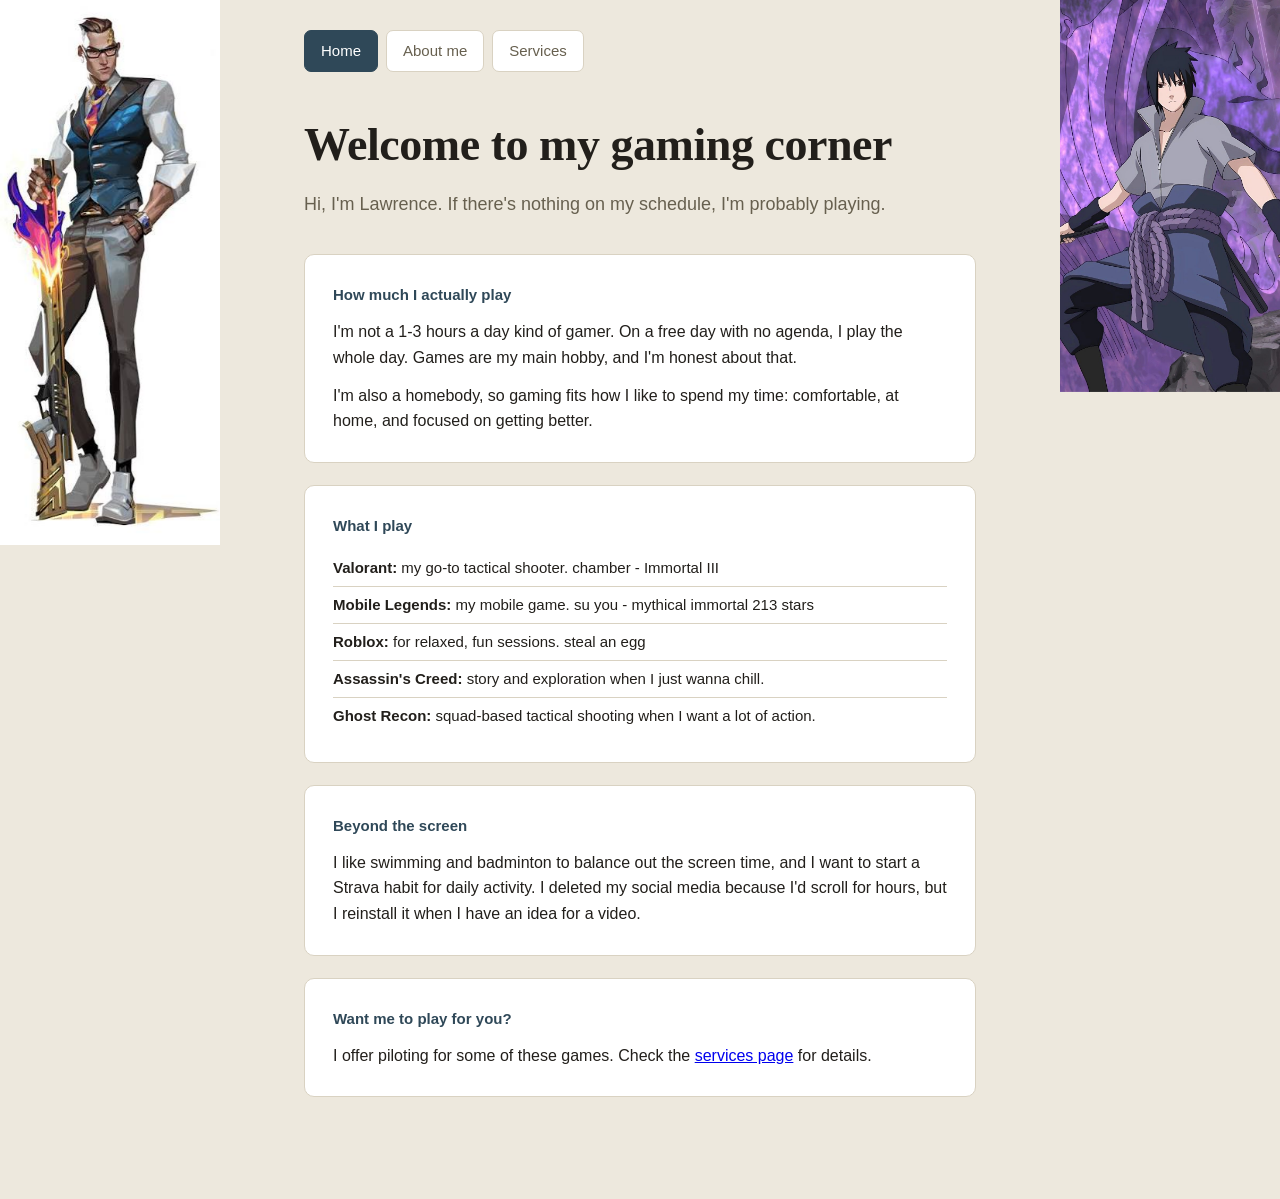
<file: index.html>
<!DOCTYPE html>
<html lang="en">
<head>
<meta charset="UTF-8">
<meta name="viewport" content="width=device-width, initial-scale=1">
<title>Earl Lawrence B. Taer — Home</title>
<link rel="stylesheet" href="style.css">
</head>
<body>
<img class="side-banner left" src="chamber.jpg" alt="">
<img class="side-banner right" src="sasuke.jpg" alt="">
<div class="wrap">
<nav>
  <a href="index.html" aria-current="page">Home</a>
  <a href="about.html">About me</a>
  <a href="services.html">Services</a>
</nav>
  <h1 class="page-title">Welcome to my gaming corner</h1>
  <p class="page-sub">Hi, I'm Lawrence. If there's nothing on my schedule, I'm probably playing.</p>

  <section>
    <h2>How much I actually play</h2>
    <p>I'm not a 1-3 hours a day kind of gamer. On a free day with no agenda, I play the whole day. Games are my main hobby, and I'm honest about that.</p>
    <p>I'm also a homebody, so gaming fits how I like to spend my time: comfortable, at home, and focused on getting better.</p>
  </section>

  <section>
    <h2>What I play</h2>
    <ul class="plain">
      <li><strong>Valorant:</strong> my go-to tactical shooter. chamber - Immortal III</li>
      <li><strong>Mobile Legends:</strong> my mobile game. su you - mythical immortal 213 stars</li>
      <li><strong>Roblox:</strong> for relaxed, fun sessions. steal an egg</li>
      <li><strong>Assassin's Creed:</strong> story and exploration when I just wanna chill.</li>
      <li><strong>Ghost Recon:</strong> squad-based tactical shooting when I want a lot of action.</li>
    </ul>
  </section>

  <section>
    <h2>Beyond the screen</h2>
    <p>I like swimming and badminton to balance out the screen time, and I want to start a Strava habit for daily activity. I deleted my social media because I'd scroll for hours, but I reinstall it when I have an idea for a video.</p>
  </section>

  <section>
    <h2>Want me to play for you?</h2>
    <p>I offer piloting for some of these games. Check the <a href="services.html">services page</a> for details.</p>
  </section>
</div>
</body>
</html>
</file>
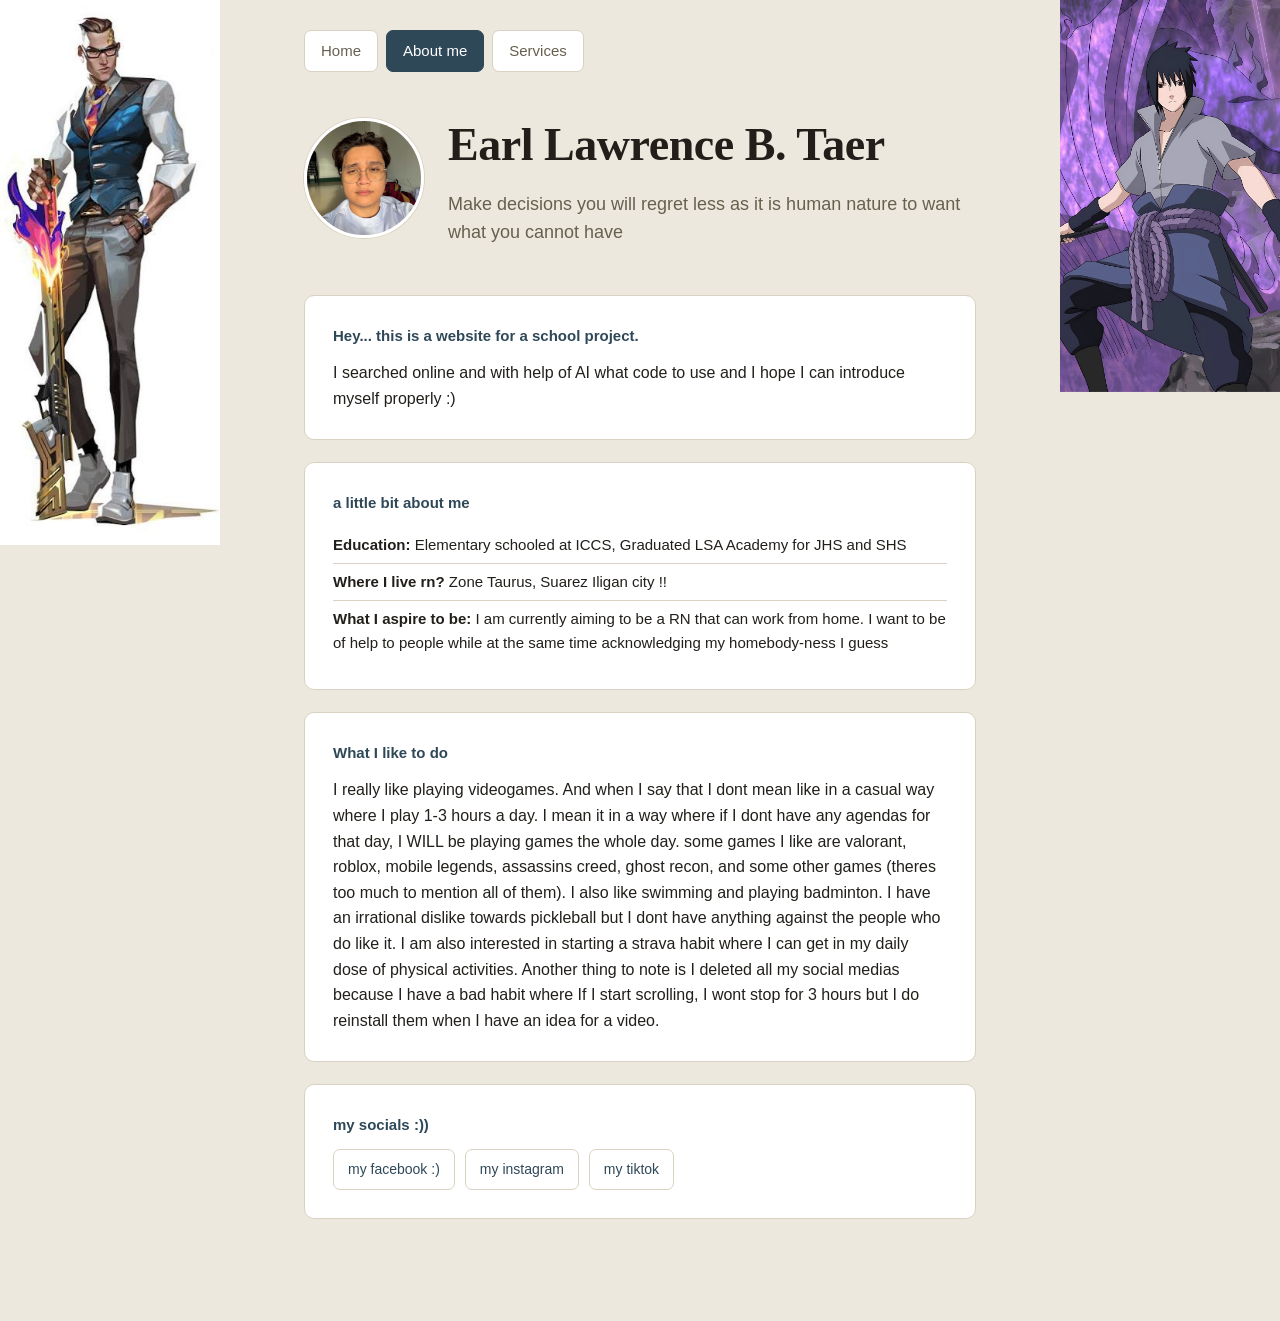
<file: about.html>
<!DOCTYPE html>
<html lang="en">
<head>
<meta charset="UTF-8">
<meta name="viewport" content="width=device-width, initial-scale=1">
<title>Earl Lawrence B. Taer — About Me</title>
<link rel="stylesheet" href="style.css">
</head>
<body>
<img class="side-banner left" src="chamber.jpg" alt="">
<img class="side-banner right" src="sasuke.jpg" alt="">
<div class="wrap">
<nav>
  <a href="index.html">Home</a>
  <a href="about.html" aria-current="page">About me</a>
  <a href="services.html">Services</a>
</nav>
  <div class="hero">
    <img src="thisme.jpg" alt="Earl Lawrence B. Taer">
    <div>
      <h1>Earl Lawrence B. Taer</h1>
      <p class="tagline">Make decisions you will regret less as it is human nature to want what you cannot have</p>
    </div>
  </div>

  <section>
    <h2>Hey... this is a website for a school project.</h2>
    <p>I searched online and with help of AI what code to use and I hope I can introduce myself properly :)</p>
  </section>

  <section>
    <h2>a little bit about me</h2>
    <ul class="plain">
      <li><strong>Education:</strong> Elementary schooled at ICCS, Graduated LSA Academy for JHS and SHS</li>
      <li><strong>Where I live rn?</strong> Zone Taurus, Suarez Iligan city !!</li>
      <li><strong>What I aspire to be:</strong> I am currently aiming to be a RN that can work from home. I want to be of help to people while at the same time acknowledging my homebody-ness I guess</li>
    </ul>
  </section>

  <section>
    <h2>What I like to do</h2>
    <p>I really like playing videogames. And when I say that I dont mean like in a casual way where I play 1-3 hours a day. I mean it in a way where if I dont have any agendas for that day, I WILL be playing games the whole day. some games I like are valorant, roblox, mobile legends, assassins creed, ghost recon, and some other games (theres too much to mention all of them). I also like swimming and playing badminton. I have an irrational dislike towards pickleball but I dont have anything against the people who do like it. I am also interested in starting a strava habit where I can get in my daily dose of physical activities. Another thing to note is I deleted all my social medias because I have a bad habit where If I start scrolling, I wont stop for 3 hours but I do reinstall them when I have an idea for a video.</p>
  </section>

  <section>
    <h2>my socials :))</h2>
    <div class="links">
      <a href="https://www.facebook.com/lawrence.taer.2025">my facebook :)</a>
      <a href="https://www.instagram.com/lawrencetaer">my instagram</a>
      <a href="http://www.tiktok.com/@iamunderrthewater">my tiktok</a>
    </div>
  </section>
</div>
</body>
</html>
</file>
<file: style.css>
:root{--bg:#EDE8DD;--card:#FFFFFF;--border:#D9D2C2;--ink:#221F1B;--ink-soft:#67604F;--accent:#2F4858;--content-width:720px;--banner-gap:40px;--banner-width:220px;}
*{box-sizing:border-box;}
body{margin:0;background:var(--bg);color:var(--ink);font-family:-apple-system,BlinkMacSystemFont,"Segoe UI",Roboto,Helvetica,Arial,sans-serif;line-height:1.6;}
.side-banner{position:fixed;top:0;bottom:0;width:var(--banner-width);object-fit:cover;z-index:0;}
.side-banner.left{left:0;}
.side-banner.right{right:0;}
@media (max-width:900px){.side-banner{display:none;}}
.wrap{position:relative;z-index:1;background:var(--bg);max-width:var(--content-width);margin:0 auto;padding:30px 24px 80px;}
nav{display:flex;gap:8px;margin-bottom:36px;}
nav a{font-size:15px;text-decoration:none;color:var(--ink-soft);border:1px solid var(--border);border-radius:7px;padding:8px 16px;background:var(--card);}
nav a:hover{border-color:var(--accent);color:var(--accent);}
nav a[aria-current="page"]{background:var(--accent);border-color:var(--accent);color:#fff;}
nav a:focus-visible,.links a:focus-visible{outline:2px solid var(--accent);outline-offset:2px;}
.hero{display:flex;align-items:center;gap:24px;margin-bottom:48px;}
.hero img{width:120px;height:120px;border-radius:50%;object-fit:cover;border:3px solid var(--card);box-shadow:0 0 0 1px var(--border);flex-shrink:0;}
.hero h1,.page-title{font-family:Georgia,"Iowan Old Style","Palatino Linotype",serif;font-size:clamp(32px,5vw,46px);margin:0 0 8px;letter-spacing:-0.01em;}
.hero .tagline,.page-sub{font-size:18px;color:var(--ink-soft);margin:0;}
.page-sub{margin-bottom:36px;}
@media (max-width:480px){.hero{flex-direction:column;text-align:center;}}
section{background:var(--card);border:1px solid var(--border);border-radius:10px;padding:28px;margin-bottom:22px;}
section h2{font-size:15px;margin:0 0 12px;color:var(--accent);}
section p{margin:0 0 12px;font-size:16px;}
section p:last-child{margin-bottom:0;}
ul.plain,ol.plain{list-style:none;margin:0;padding:0;}
ul.plain li,ol.plain li{padding:6px 0;border-bottom:1px solid var(--border);font-size:15px;}
ul.plain li:last-child,ol.plain li:last-child{border-bottom:none;}
ol.plain{counter-reset:step;}
ol.plain li{counter-increment:step;padding-left:34px;position:relative;}
ol.plain li::before{content:counter(step);position:absolute;left:0;top:6px;width:22px;height:22px;border-radius:50%;background:var(--accent);color:#fff;font-size:13px;text-align:center;line-height:22px;}
.note{font-size:14px;color:var(--ink-soft);}
.links{display:flex;flex-wrap:wrap;gap:10px;}
.links a{font-size:14px;text-decoration:none;color:var(--accent);border:1px solid var(--border);border-radius:7px;padding:8px 14px;}
.links a:hover{border-color:var(--accent);}

/* ---- Epic touches (Home + Services only) ---- */
body.epic{--glow:#5FD1C4;--deep:#16232C;}
.page-hero{position:relative;overflow:hidden;border-radius:12px;padding:44px 32px 36px;margin-bottom:28px;color:#fff;
  background:linear-gradient(135deg,var(--deep) 0%,var(--accent) 100%);
  box-shadow:0 0 0 1px var(--accent),0 10px 30px rgba(22,35,44,.35);
  animation:heroIn .7s ease-out both;}
.page-hero::before{content:"";position:absolute;top:-40%;right:-10%;width:60%;height:200%;
  background:linear-gradient(100deg,transparent 45%,rgba(95,209,196,.22) 50%,transparent 55%);transform:rotate(8deg);}
.page-hero::after{content:"";position:absolute;left:0;right:0;bottom:0;height:3px;background:linear-gradient(90deg,var(--glow),transparent);}
.page-hero .page-title{position:relative;color:#fff;margin:0 0 8px;text-shadow:0 0 24px rgba(95,209,196,.45);}
.page-hero .page-sub{position:relative;color:#C9D6DC;margin:0 0 20px;}
.chips{position:relative;display:flex;flex-wrap:wrap;gap:8px;}
.chips span{font-size:13px;color:var(--glow);border:1px solid rgba(95,209,196,.5);border-radius:999px;padding:4px 12px;background:rgba(95,209,196,.08);}
body.epic section{border-left:4px solid var(--accent);transition:border-color .2s,box-shadow .2s;}
body.epic section:hover{border-left-color:var(--glow);box-shadow:0 4px 16px rgba(47,72,88,.15);}
body.epic section h2{font-size:17px;}
@keyframes heroIn{from{opacity:0;transform:translateY(10px);}to{opacity:1;transform:none;}}
@media (prefers-reduced-motion:reduce){.page-hero{animation:none;}body.epic section{transition:none;}}

/* ---- Hero image slot ---- */
.page-hero{display:flex;align-items:center;justify-content:space-between;gap:24px;}
.hero-text{position:relative;flex:1;min-width:0;}
.hero-img{position:relative;z-index:1;width:170px;height:170px;object-fit:cover;border-radius:12px;border:2px solid var(--glow);box-shadow:0 0 22px rgba(95,209,196,.35);flex-shrink:0;}
@media (max-width:600px){.page-hero{flex-direction:column;align-items:stretch;}.hero-img{width:100%;height:180px;}}
</file>
